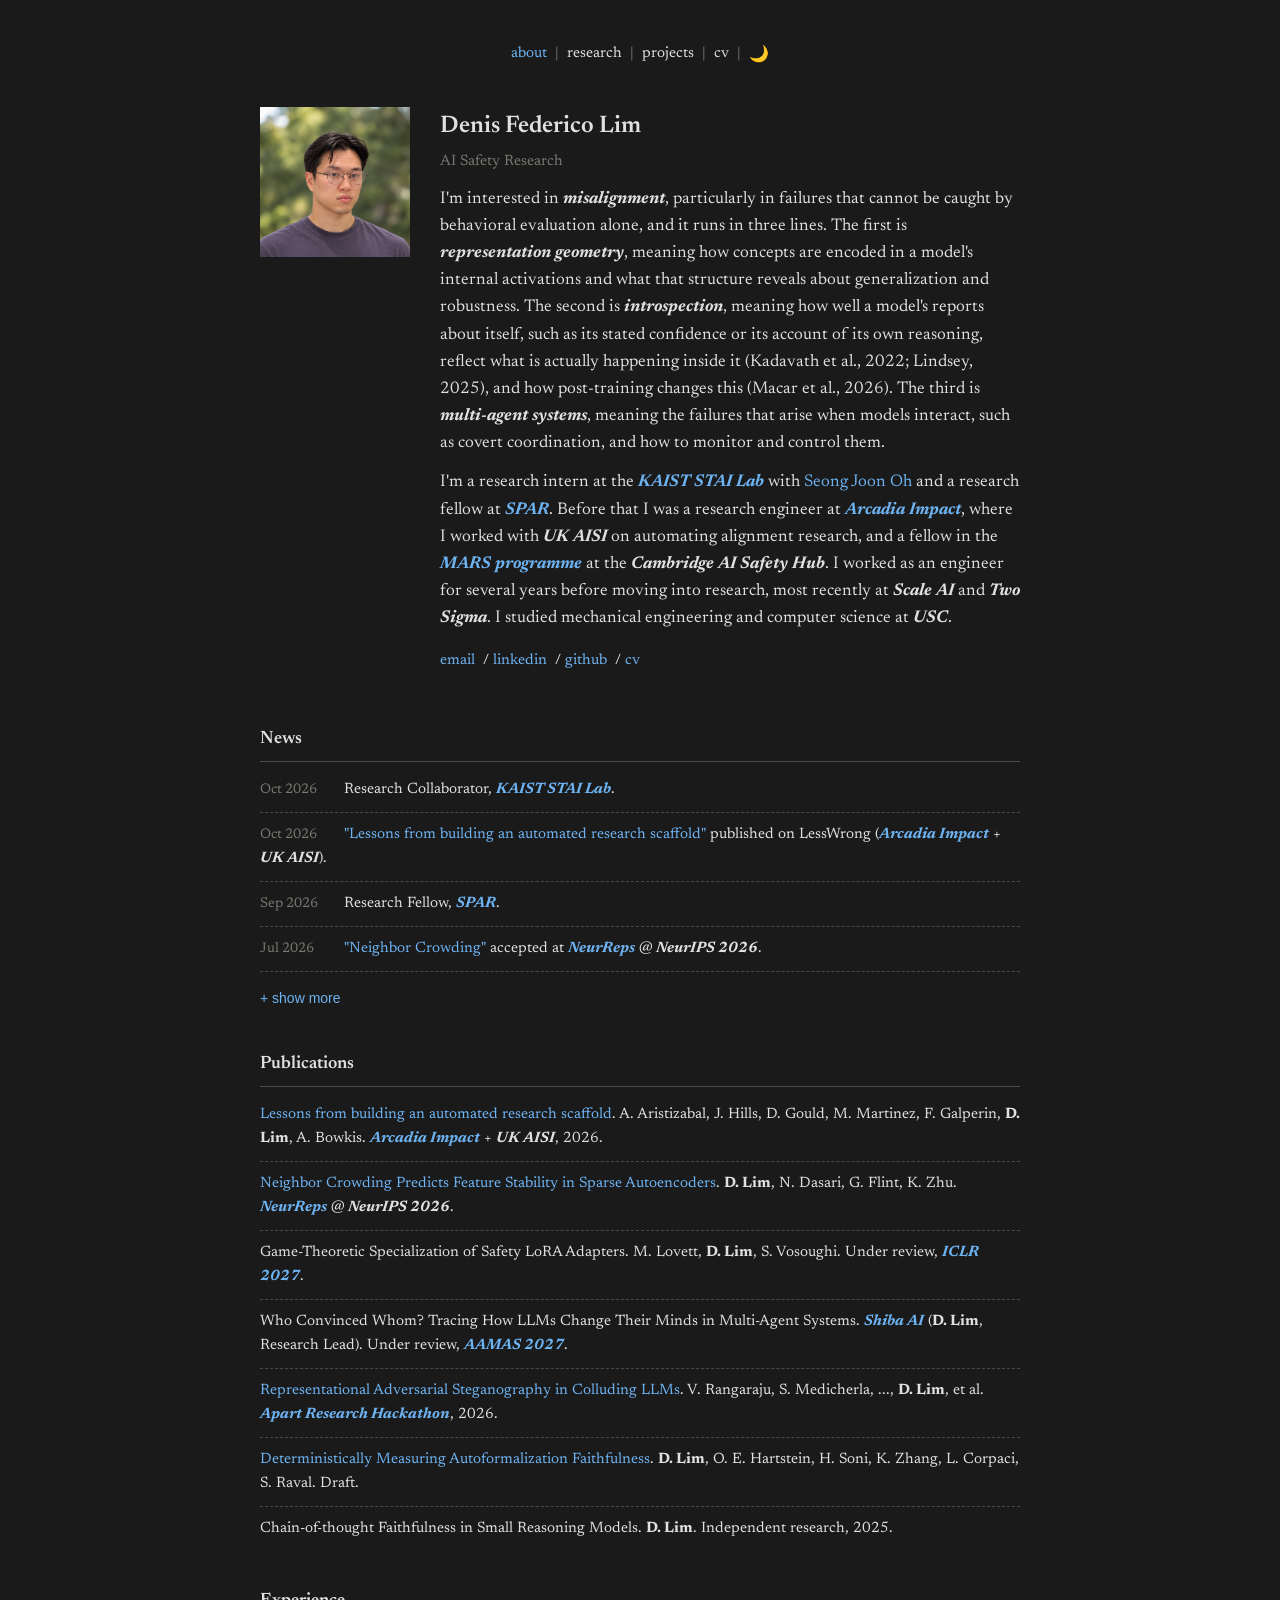
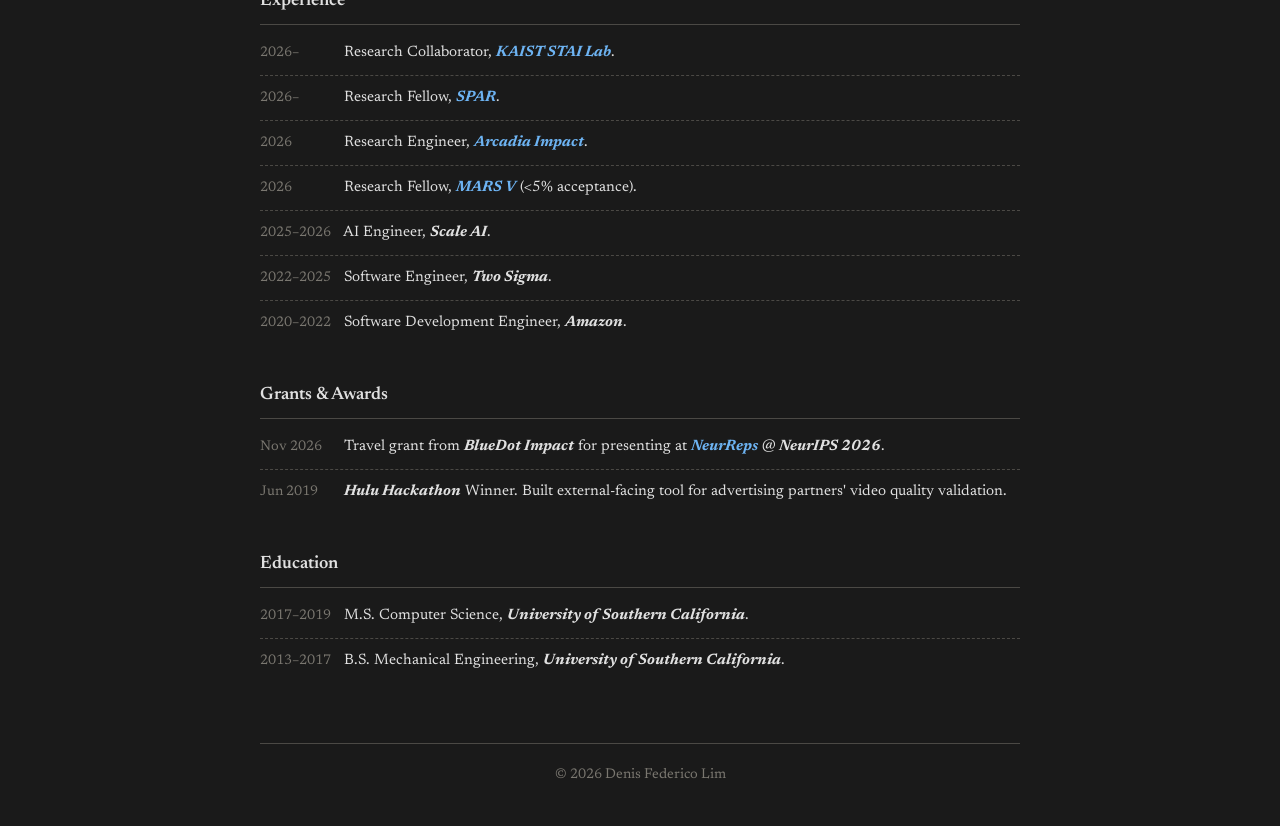
<file: index.html>
<!DOCTYPE html>
<html lang="en">
<head>
    <meta charset="UTF-8">
    <meta name="viewport" content="width=device-width, initial-scale=1.0">
    <title>Denis Federico Lim</title>
    <link rel="preconnect" href="https://fonts.googleapis.com">
    <link rel="preconnect" href="https://fonts.gstatic.com" crossorigin>
    <link href="https://fonts.googleapis.com/css2?family=Newsreader:ital,wght@0,400;0,500;0,600;1,400;1,500;1,600&display=swap" rel="stylesheet">
    <link rel="stylesheet" href="styles.css">
    <script>
        (function() {
            const savedTheme = localStorage.getItem('theme') || 'dark';
            document.documentElement.setAttribute('data-theme', savedTheme);
        })();
    </script>
</head>
<body>
    <div class="wrapper">
        <nav>
            <div class="nav-links">
                <a href="index.html" class="active">about</a>
                <span class="nav-sep">|</span>
                <a href="research.html">research</a>
                <span class="nav-sep">|</span>
                <a href="projects.html">projects</a>
                <span class="nav-sep">|</span>
                <a href="denis_resume_2026_updated.pdf">cv</a>
                <span class="nav-sep">|</span>
                <button class="theme-toggle" onclick="toggleTheme()" aria-label="Toggle dark mode">🌙</button>
            </div>
        </nav>

        <main>
            <section class="hero">
                <div class="hero-image">
                    <img src="images/profile.jpg" alt="Denis Federico Lim">
                </div>
                <div class="hero-content">
                    <h1>Denis Federico Lim</h1>
                    <p class="tagline">AI Safety Research</p>

                    <p>I'm interested in <strong><em>misalignment</em></strong>, particularly in failures that cannot be caught by behavioral evaluation alone, and it runs in three lines. The first is <strong><em>representation geometry</em></strong>, meaning how concepts are encoded in a model's internal activations and what that structure reveals about generalization and robustness. The second is <strong><em>introspection</em></strong>, meaning how well a model's reports about itself, such as its stated confidence or its account of its own reasoning, reflect what is actually happening inside it (Kadavath et al., 2022; Lindsey, 2025), and how post-training changes this (Macar et al., 2026). The third is <strong><em>multi-agent systems</em></strong>, meaning the failures that arise when models interact, such as covert coordination, and how to monitor and control them.</p>

                    <p>I'm a research intern at the <a href="https://stai-lab.org/"><strong><em>KAIST STAI Lab</em></strong></a> with <a href="https://coallaoh.github.io/">Seong Joon Oh</a> and a research fellow at <a href="https://sparai.org/"><strong><em>SPAR</em></strong></a>. Before that I was a research engineer at <a href="https://www.arcadiaimpact.org/alignment-research"><strong><em>Arcadia Impact</em></strong></a>, where I worked with <strong><em>UK AISI</em></strong> on automating alignment research, and a fellow in the <a href="https://caish.org/mars"><strong><em>MARS programme</em></strong></a> at the <strong><em>Cambridge AI Safety Hub</em></strong>. I worked as an engineer for several years before moving into research, most recently at <strong><em>Scale AI</em></strong> and <strong><em>Two Sigma</em></strong>. I studied mechanical engineering and computer science at <strong><em>USC</em></strong>.</p>

                    <p class="contact-links">
                        <a href="mailto:denislim95@gmail.com">email</a> /
                        <a href="https://linkedin.com/in/denis-manuel-lim">linkedin</a> /
                        <a href="https://github.com/DenisLim95">github</a> /
                        <a href="denis_resume_2026_updated.pdf">cv</a>
                    </p>
                </div>
            </section>

            <section class="news">
                <h2>News</h2>
                <ul class="news-list" id="news-list">
                    <li><span class="news-date">Oct 2026</span> Research Collaborator, <a href="https://stai-lab.org/"><strong><em>KAIST STAI Lab</em></strong></a>.</li>
                    <li><span class="news-date">Oct 2026</span> <a href="https://www.lesswrong.com/posts/zGaQ3SS9C6So9NXFg">"Lessons from building an automated research scaffold"</a> published on LessWrong (<a href="https://www.arcadiaimpact.org/alignment-research"><strong><em>Arcadia Impact</em></strong></a> + <strong><em>UK AISI</em></strong>).</li>
                    <li><span class="news-date">Sep 2026</span> Research Fellow, <a href="https://sparai.org/"><strong><em>SPAR</em></strong></a>.</li>
                    <li><span class="news-date">Jul 2026</span> <a href="https://drive.google.com/file/d/1_dhscuXvIvLNLIkpLEj75Ks6DjKdy6IP/view">"Neighbor Crowding"</a> accepted at <a href="https://neurreps.org/"><strong><em>NeurReps</em></strong></a> @ <strong><em>NeurIPS 2026</em></strong>.</li>
                    <li class="news-hidden"><span class="news-date">Jul 2026</span> Research Engineer, <a href="https://www.arcadiaimpact.org/alignment-research"><strong><em>Arcadia Impact</em></strong></a>.</li>
                    <li class="news-hidden"><span class="news-date">Jun 2026</span> <a href="https://caish.org/mars"><strong><em>MARS V</em></strong></a> Fellow (&lt;5% acceptance).</li>
                    <li class="news-hidden"><span class="news-date">Mar 2026</span> <a href="https://apartresearch.com/sprints/projects/hidden-in-plain-sight-representational-adversarial-steganography-in-colluding-llms-sekh">"Representational Adversarial Steganography"</a> at <a href="https://apartresearch.com/sprints/ai-control-hackathon-2026-03-20-to-2026-03-22"><strong><em>Apart Research Hackathon</em></strong></a>.</li>
                </ul>
                <button class="news-toggle" onclick="toggleNews()">+ show more</button>
            </section>

            <section class="publications">
                <h2>Publications</h2>
                <ul class="news-list">
                    <li><a href="https://www.lesswrong.com/posts/zGaQ3SS9C6So9NXFg">Lessons from building an automated research scaffold</a>. A. Aristizabal, J. Hills, D. Gould, M. Martinez, F. Galperin, <strong>D. Lim</strong>, A. Bowkis. <a href="https://www.arcadiaimpact.org/alignment-research"><strong><em>Arcadia Impact</em></strong></a> + <strong><em>UK AISI</em></strong>, 2026.</li>
                    <li><a href="https://drive.google.com/file/d/1_dhscuXvIvLNLIkpLEj75Ks6DjKdy6IP/view">Neighbor Crowding Predicts Feature Stability in Sparse Autoencoders</a>. <strong>D. Lim</strong>, N. Dasari, G. Flint, K. Zhu. <a href="https://neurreps.org/"><strong><em>NeurReps</em></strong></a> @ <strong><em>NeurIPS 2026</em></strong>.</li>
                    <li>Game-Theoretic Specialization of Safety LoRA Adapters. M. Lovett, <strong>D. Lim</strong>, S. Vosoughi. Under review, <a href="https://iclr.cc/"><strong><em>ICLR 2027</em></strong></a>.</li>
                    <li>Who Convinced Whom? Tracing How LLMs Change Their Minds in Multi-Agent Systems. <a href="https://www.shiba-ai.jp/"><strong><em>Shiba AI</em></strong></a> (<strong>D. Lim</strong>, Research Lead). Under review, <a href="https://warwick.ac.uk/fac/sci/dcs/aamas2027/"><strong><em>AAMAS 2027</em></strong></a>.</li>
                    <li><a href="https://apartresearch.com/sprints/projects/hidden-in-plain-sight-representational-adversarial-steganography-in-colluding-llms-sekh">Representational Adversarial Steganography in Colluding LLMs</a>. V. Rangaraju, S. Medicherla, ..., <strong>D. Lim</strong>, et al. <a href="https://apartresearch.com/sprints/ai-control-hackathon-2026-03-20-to-2026-03-22"><strong><em>Apart Research Hackathon</em></strong></a>, 2026.</li>
                    <li><a href="https://drive.google.com/file/d/151IKysFXfL_mruWs2_KWuF8MXt9a29hu/view">Deterministically Measuring Autoformalization Faithfulness</a>. <strong>D. Lim</strong>, O. E. Hartstein, H. Soni, K. Zhang, L. Corpaci, S. Raval. Draft.</li>
                    <li>Chain-of-thought Faithfulness in Small Reasoning Models. <strong>D. Lim</strong>. Independent research, 2025.</li>
                </ul>
            </section>

            <section class="experience">
                <h2>Experience</h2>
                <ul class="news-list">
                    <li><span class="news-date">2026–</span> Research Collaborator, <a href="https://stai-lab.org/"><strong><em>KAIST STAI Lab</em></strong></a>.</li>
                    <li><span class="news-date">2026–</span> Research Fellow, <a href="https://sparai.org/"><strong><em>SPAR</em></strong></a>.</li>
                    <li><span class="news-date">2026</span> Research Engineer, <a href="https://www.arcadiaimpact.org/alignment-research"><strong><em>Arcadia Impact</em></strong></a>.</li>
                    <li><span class="news-date">2026</span> Research Fellow, <a href="https://caish.org/mars"><strong><em>MARS V</em></strong></a> (&lt;5% acceptance).</li>
                    <li><span class="news-date">2025–2026</span> AI Engineer, <strong><em>Scale AI</em></strong>.</li>
                    <li><span class="news-date">2022–2025</span> Software Engineer, <strong><em>Two Sigma</em></strong>.</li>
                    <li><span class="news-date">2020–2022</span> Software Development Engineer, <strong><em>Amazon</em></strong>.</li>
                </ul>
            </section>

            <section class="awards">
                <h2>Grants & Awards</h2>
                <ul class="news-list">
                    <li><span class="news-date">Nov 2026</span> Travel grant from <strong><em>BlueDot Impact</em></strong> for presenting at <a href="https://neurreps.org/"><strong><em>NeurReps</em></strong></a> @ <strong><em>NeurIPS 2026</em></strong>.</li>
                    <li><span class="news-date">Jun 2019</span> <strong><em>Hulu Hackathon</em></strong> Winner. Built external-facing tool for advertising partners' video quality validation.</li>
                </ul>
            </section>

            <section class="education">
                <h2>Education</h2>
                <ul class="news-list">
                    <li><span class="news-date">2017–2019</span> M.S. Computer Science, <strong><em>University of Southern California</em></strong>.</li>
                    <li><span class="news-date">2013–2017</span> B.S. Mechanical Engineering, <strong><em>University of Southern California</em></strong>.</li>
                </ul>
            </section>
        </main>

        <footer>
            <p>© 2026 Denis Federico Lim</p>
        </footer>
    </div>

    <script>
        function toggleTheme() {
            const root = document.documentElement;
            const currentTheme = root.getAttribute('data-theme');
            const newTheme = currentTheme === 'dark' ? 'light' : 'dark';
            root.setAttribute('data-theme', newTheme);
            localStorage.setItem('theme', newTheme);
            updateToggleButton(newTheme);
        }

        function updateToggleButton(theme) {
            const button = document.querySelector('.theme-toggle');
            if (button) button.textContent = theme === 'dark' ? '🌙' : '☀️';
        }

        function toggleNews() {
            const hiddenItems = document.querySelectorAll('.news-hidden');
            const button = document.querySelector('.news-toggle');
            const isHidden = hiddenItems[0].style.display !== 'list-item';

            hiddenItems.forEach(item => {
                item.style.display = isHidden ? 'list-item' : 'none';
            });
            button.textContent = isHidden ? '- show less' : '+ show more';
        }

        document.addEventListener('DOMContentLoaded', function() {
            const savedTheme = localStorage.getItem('theme') || 'dark';
            updateToggleButton(savedTheme);
        });
    </script>
</body>
</html>
</file>
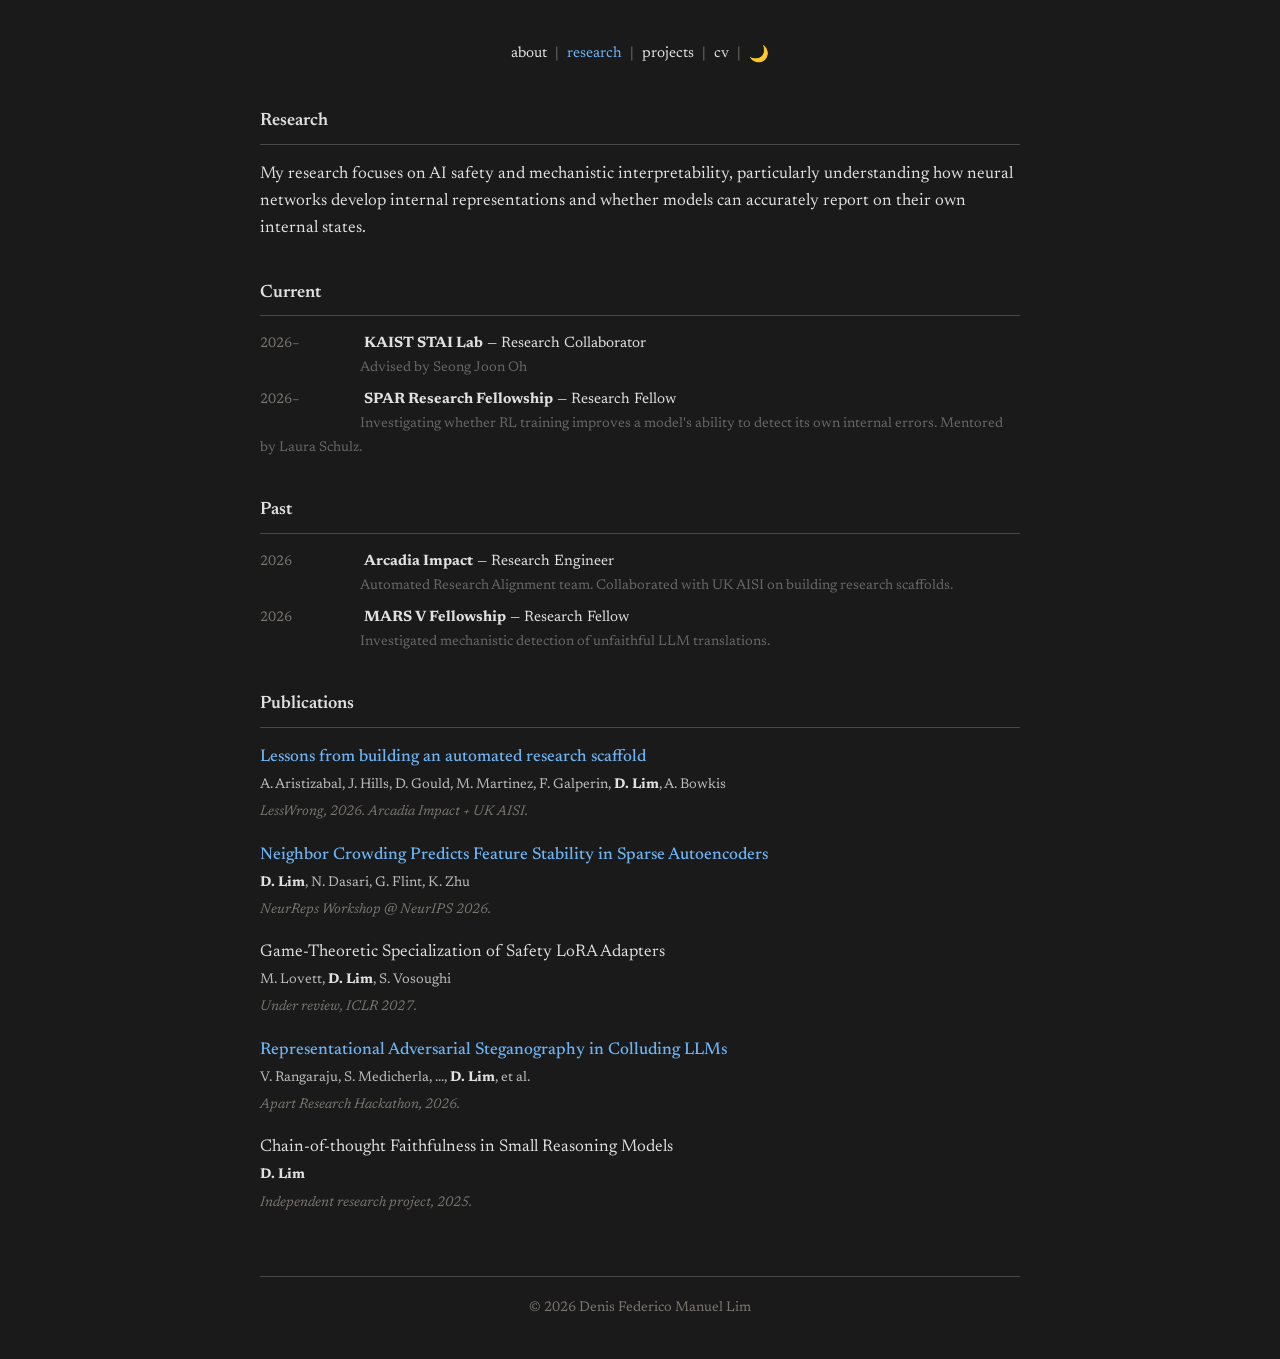
<file: research.html>
<!DOCTYPE html>
<html lang="en">
<head>
    <meta charset="UTF-8">
    <meta name="viewport" content="width=device-width, initial-scale=1.0">
    <title>Research | Denis Federico Manuel Lim</title>
    <link rel="preconnect" href="https://fonts.googleapis.com">
    <link rel="preconnect" href="https://fonts.gstatic.com" crossorigin>
    <link href="https://fonts.googleapis.com/css2?family=Newsreader:ital,wght@0,400;0,500;0,600;1,400;1,500;1,600&display=swap" rel="stylesheet">
    <link rel="stylesheet" href="styles.css">
    <script>
        (function() {
            const savedTheme = localStorage.getItem('theme') || 'dark';
            document.documentElement.setAttribute('data-theme', savedTheme);
        })();
    </script>
</head>
<body>
    <div class="wrapper">
        <nav>
            <div class="nav-links">
                <a href="index.html">about</a>
                <span class="nav-sep">|</span>
                <a href="research.html" class="active">research</a>
                <span class="nav-sep">|</span>
                <a href="projects.html">projects</a>
                <span class="nav-sep">|</span>
                <a href="denis_resume_2026_updated.pdf">cv</a>
                <span class="nav-sep">|</span>
                <button class="theme-toggle" onclick="toggleTheme()" aria-label="Toggle dark mode">🌙</button>
            </div>
        </nav>

        <main>
            <section>
                <h2>Research</h2>
                <p>My research focuses on AI safety and mechanistic interpretability, particularly understanding how neural networks develop internal representations and whether models can accurately report on their own internal states.</p>
            </section>

            <section>
                <h2>Current</h2>
                <ul class="exp-list">
                    <li>
                        <span class="exp-date">2026–</span>
                        <strong>KAIST STAI Lab</strong> — Research Collaborator<br>
                        <span style="margin-left: 100px; color: #666; font-size: 14px;">Advised by Seong Joon Oh</span>
                    </li>
                    <li>
                        <span class="exp-date">2026–</span>
                        <strong>SPAR Research Fellowship</strong> — Research Fellow<br>
                        <span style="margin-left: 100px; color: #666; font-size: 14px;">Investigating whether RL training improves a model's ability to detect its own internal errors. Mentored by Laura Schulz.</span>
                    </li>
                </ul>
            </section>

            <section>
                <h2>Past</h2>
                <ul class="exp-list">
                    <li>
                        <span class="exp-date">2026</span>
                        <strong>Arcadia Impact</strong> — Research Engineer<br>
                        <span style="margin-left: 100px; color: #666; font-size: 14px;">Automated Research Alignment team. Collaborated with UK AISI on building research scaffolds.</span>
                    </li>
                    <li>
                        <span class="exp-date">2026</span>
                        <strong>MARS V Fellowship</strong> — Research Fellow<br>
                        <span style="margin-left: 100px; color: #666; font-size: 14px;">Investigated mechanistic detection of unfaithful LLM translations.</span>
                    </li>
                </ul>
            </section>

            <section>
                <h2>Publications</h2>
                <ul class="pub-list">
                    <li>
                        <a href="https://www.lesswrong.com/posts/zGaQ3SS9C6So9NXFg">Lessons from building an automated research scaffold</a><br>
                        <span class="pub-authors">A. Aristizabal, J. Hills, D. Gould, M. Martinez, F. Galperin, <strong>D. Lim</strong>, A. Bowkis</span><br>
                        <span class="pub-venue">LessWrong, 2026. Arcadia Impact + UK AISI.</span>
                    </li>
                    <li>
                        <a href="https://drive.google.com/file/d/1_dhscuXvIvLNLIkpLEj75Ks6DjKdy6IP/view">Neighbor Crowding Predicts Feature Stability in Sparse Autoencoders</a><br>
                        <span class="pub-authors"><strong>D. Lim</strong>, N. Dasari, G. Flint, K. Zhu</span><br>
                        <span class="pub-venue">NeurReps Workshop @ NeurIPS 2026.</span>
                    </li>
                    <li>
                        Game-Theoretic Specialization of Safety LoRA Adapters<br>
                        <span class="pub-authors">M. Lovett, <strong>D. Lim</strong>, S. Vosoughi</span><br>
                        <span class="pub-venue">Under review, ICLR 2027.</span>
                    </li>
                    <li>
                        <a href="https://apartresearch.com/sprints/projects/hidden-in-plain-sight-representational-adversarial-steganography-in-colluding-llms-sekh">Representational Adversarial Steganography in Colluding LLMs</a><br>
                        <span class="pub-authors">V. Rangaraju, S. Medicherla, ..., <strong>D. Lim</strong>, et al.</span><br>
                        <span class="pub-venue">Apart Research Hackathon, 2026.</span>
                    </li>
                    <li>
                        Chain-of-thought Faithfulness in Small Reasoning Models<br>
                        <span class="pub-authors"><strong>D. Lim</strong></span><br>
                        <span class="pub-venue">Independent research project, 2025.</span>
                    </li>
                </ul>
            </section>
        </main>

        <footer>
            <p>© 2026 Denis Federico Manuel Lim</p>
        </footer>
    </div>

    <script>
        function toggleTheme() {
            const root = document.documentElement;
            const currentTheme = root.getAttribute('data-theme');
            const newTheme = currentTheme === 'dark' ? 'light' : 'dark';
            root.setAttribute('data-theme', newTheme);
            localStorage.setItem('theme', newTheme);
            updateToggleButton(newTheme);
        }

        function updateToggleButton(theme) {
            const button = document.querySelector('.theme-toggle');
            if (button) button.textContent = theme === 'dark' ? '🌙' : '☀️';
        }

        document.addEventListener('DOMContentLoaded', function() {
            const savedTheme = localStorage.getItem('theme') || 'dark';
            updateToggleButton(savedTheme);
        });
    </script>
</body>
</html>
</file>
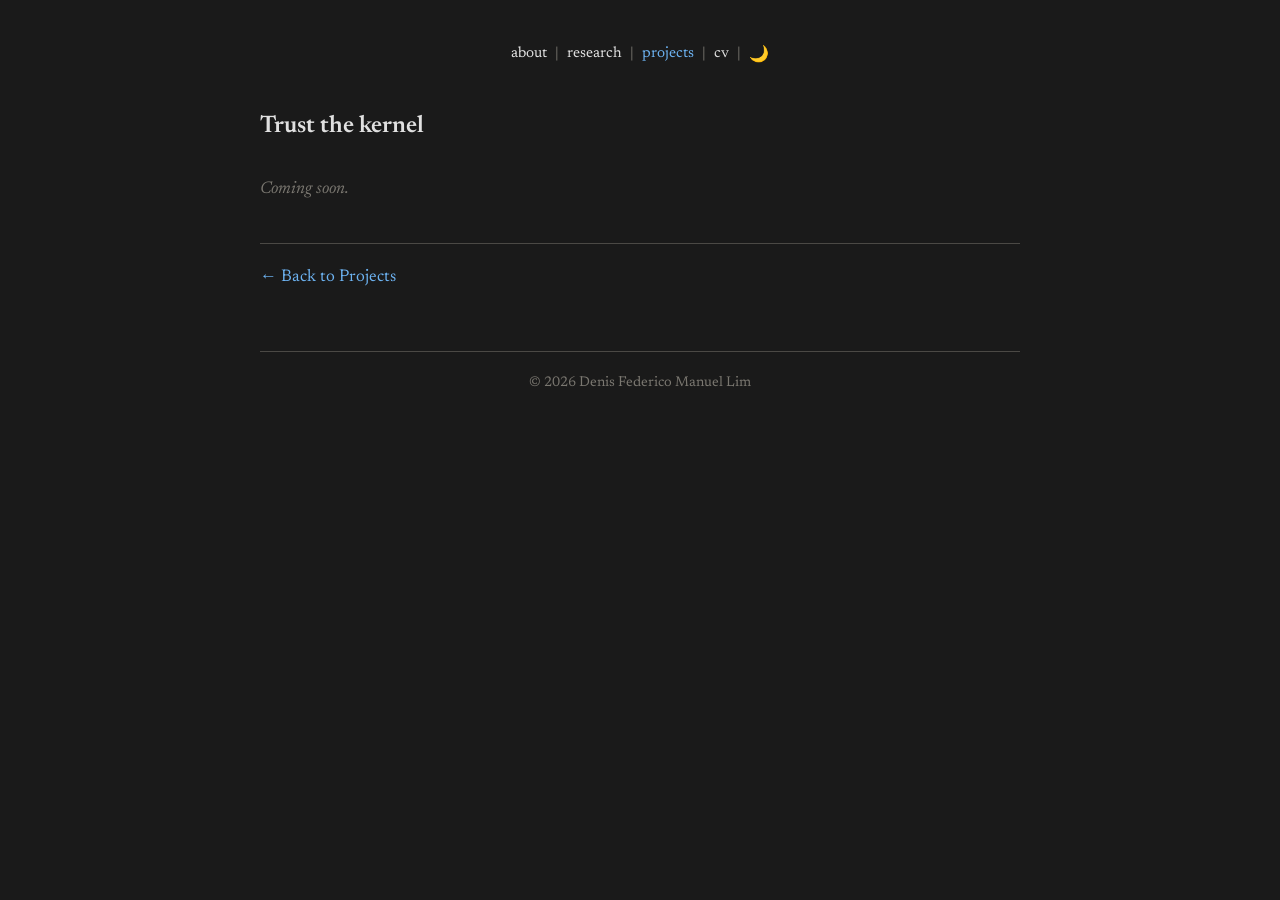
<file: projects/trust-the-kernel.html>
<!DOCTYPE html>
<html lang="en">
<head>
    <meta charset="UTF-8">
    <meta name="viewport" content="width=device-width, initial-scale=1.0">
    <title>Trust the kernel | Denis Federico Manuel Lim</title>
    <link rel="preconnect" href="https://fonts.googleapis.com">
    <link rel="preconnect" href="https://fonts.gstatic.com" crossorigin>
    <link href="https://fonts.googleapis.com/css2?family=Newsreader:ital,wght@0,400;0,500;0,600;1,400;1,500;1,600&display=swap" rel="stylesheet">
    <link rel="stylesheet" href="../styles.css">
    <script>
        (function() {
            const savedTheme = localStorage.getItem('theme') || 'dark';
            document.documentElement.setAttribute('data-theme', savedTheme);
        })();
    </script>
</head>
<body>
    <div class="wrapper">
        <nav>
            <div class="nav-links">
                <a href="../index.html">about</a>
                <span class="nav-sep">|</span>
                <a href="../research.html">research</a>
                <span class="nav-sep">|</span>
                <a href="../projects.html" class="active">projects</a>
                <span class="nav-sep">|</span>
                <a href="../denis_resume_2026_updated.pdf">cv</a>
                <span class="nav-sep">|</span>
                <button class="theme-toggle" onclick="toggleTheme()" aria-label="Toggle dark mode">🌙</button>
            </div>
        </nav>

        <main>
            <article class="blog-post">
                <header>
                    <h1>Trust the kernel</h1>
                </header>

                <p class="coming-soon">Coming soon.</p>

                <p class="back-link">
                    <a href="../projects.html">&larr; Back to Projects</a>
                </p>
            </article>
        </main>

        <footer>
            <p>© 2026 Denis Federico Manuel Lim</p>
        </footer>
    </div>

    <script>
        function toggleTheme() {
            const root = document.documentElement;
            const currentTheme = root.getAttribute('data-theme');
            const newTheme = currentTheme === 'dark' ? 'light' : 'dark';
            root.setAttribute('data-theme', newTheme);
            localStorage.setItem('theme', newTheme);
            updateToggleButton(newTheme);
        }

        function updateToggleButton(theme) {
            const button = document.querySelector('.theme-toggle');
            if (button) button.textContent = theme === 'dark' ? '🌙' : '☀️';
        }

        document.addEventListener('DOMContentLoaded', function() {
            const savedTheme = localStorage.getItem('theme') || 'dark';
            updateToggleButton(savedTheme);
        });
    </script>
</body>
</html>
</file>
<file: styles.css>
/* Reset */
* {
    margin: 0;
    padding: 0;
    box-sizing: border-box;
}

/* Base styles */
body {
    font-family: "Newsreader", "Iowan Old Style", "Palatino Linotype", Palatino, Georgia, serif;
    font-size: 17px;
    line-height: 1.6;
    color: #4b4945;
    background: #f5efe2;
    font-feature-settings: "kern", "liga", "onum";
    -webkit-font-smoothing: antialiased;
}

.wrapper {
    max-width: 800px;
    margin: 0 auto;
    padding: 40px 20px;
}

/* Links */
a {
    color: #6b2c20;
    text-decoration: none;
}

a:hover {
    text-decoration: underline;
}

/* Navigation */
nav {
    margin-bottom: 40px;
    text-align: center;
}

.nav-links {
    display: inline-flex;
    align-items: center;
    gap: 8px;
}

.nav-links a {
    color: #4b4945;
    font-size: 15px;
}

.nav-links a:hover,
.nav-links a.active {
    color: #6b2c20;
}

.nav-sep {
    color: #7a7770;
    font-size: 14px;
}

.theme-toggle {
    background: none;
    border: none;
    cursor: pointer;
    font-size: 16px;
    padding: 0;
    line-height: 1;
}

/* Hero section */
.hero {
    display: flex;
    gap: 30px;
    margin-bottom: 40px;
}

.hero-image {
    flex-shrink: 0;
}

.hero-image img {
    width: 150px;
    height: 150px;
    object-fit: cover;
}

.hero-content h1 {
    font-size: 24px;
    font-weight: 600;
    margin-bottom: 4px;
    color: #4b4945;
}

.tagline {
    color: #7a7770;
    font-size: 15px;
    margin-bottom: 16px;
}

.hero-content p {
    margin-bottom: 12px;
}

.hero-content em {
    font-style: italic;
}

.contact-links {
    margin-top: 16px;
    font-size: 15px;
}

.contact-links a {
    margin-right: 4px;
}

/* Sections */
section {
    margin-bottom: 36px;
}

h2 {
    font-size: 18px;
    font-weight: 600;
    margin-bottom: 16px;
    color: #4b4945;
    border-bottom: 1px solid #dccfb3;
    padding-bottom: 8px;
}

/* News section */
.news-list {
    list-style: none;
}

.news-list li {
    padding-bottom: 10px;
    margin-bottom: 10px;
    font-size: 15px;
    border-bottom: 1px dashed #dccfb3;
}

.news-list li:last-child {
    border-bottom: none;
}

.news-hidden {
    display: none;
}

.news-date {
    display: inline-block;
    width: 80px;
    color: #7a7770;
    font-size: 14px;
}

.news-toggle {
    background: none;
    border: none;
    color: #6b2c20;
    cursor: pointer;
    font-size: 14px;
    padding: 0;
    margin-top: 8px;
}

.news-toggle:hover {
    text-decoration: underline;
}

/* Publications */
.pub-list {
    list-style: none;
}

.pub-list li {
    margin-bottom: 16px;
}

.pub-list a {
    font-weight: 500;
}

.pub-authors {
    color: #7a7770;
    font-size: 14px;
}

.pub-authors strong {
    color: #4b4945;
}

.pub-venue {
    color: #7a7770;
    font-size: 14px;
    font-style: italic;
}

/* Experience & Education */
.exp-list,
.edu-list {
    list-style: none;
}

.exp-list li,
.edu-list li {
    margin-bottom: 8px;
    font-size: 15px;
}

.exp-date,
.edu-date {
    display: inline-block;
    width: 100px;
    color: #7a7770;
    font-size: 14px;
}

/* Footer */
footer {
    margin-top: 60px;
    padding-top: 20px;
    border-top: 1px solid #dccfb3;
    text-align: center;
    color: #7a7770;
    font-size: 14px;
}

/* Responsive */
@media (max-width: 600px) {
    .hero {
        flex-direction: column;
        align-items: center;
        text-align: center;
    }

    .hero-content h1 {
        font-size: 22px;
    }

    .news-date,
    .exp-date,
    .edu-date {
        display: block;
        margin-bottom: 2px;
    }
}

/* Dark mode */
html[data-theme="dark"] body {
    background: #1a1a1a;
    color: #e0e0e0;
}

html[data-theme="dark"] a {
    color: #6db3f2;
}

html[data-theme="dark"] .nav-links a {
    color: #e0e0e0;
}

html[data-theme="dark"] .nav-links a:hover,
html[data-theme="dark"] .nav-links a.active {
    color: #6db3f2;
}

html[data-theme="dark"] .nav-sep {
    color: #7a7770;
}

html[data-theme="dark"] .hero-content h1,
html[data-theme="dark"] h2 {
    color: #e0e0e0;
}

html[data-theme="dark"] h2 {
    border-bottom-color: #4b4945;
}

html[data-theme="dark"] .tagline {
    color: #7a7770;
}

html[data-theme="dark"] .news-date,
html[data-theme="dark"] .exp-date,
html[data-theme="dark"] .edu-date {
    color: #7a7770;
}

html[data-theme="dark"] .news-list li {
    border-bottom-color: #4b4945;
}

html[data-theme="dark"] .news-toggle {
    color: #6db3f2;
}

html[data-theme="dark"] .pub-authors {
    color: #bbb;
}

html[data-theme="dark"] .pub-authors strong {
    color: #e0e0e0;
}

html[data-theme="dark"] .pub-venue {
    color: #7a7770;
}

html[data-theme="dark"] footer {
    border-top-color: #4b4945;
    color: #7a7770;
}

/* Projects page styles */
.projects-page section {
    margin-left: 0;
}

.projects-grid {
    display: grid;
    grid-template-columns: repeat(auto-fill, minmax(280px, 1fr));
    gap: 24px;
}

.project-card {
    display: block;
    text-decoration: none;
    color: inherit;
}

.project-card:hover {
    text-decoration: none;
}

.project-card-image {
    aspect-ratio: 16 / 10;
    background: #ece4cf;
    border: 1px solid #dccfb3;
    overflow: hidden;
    margin-bottom: 10px;
    border-radius: 4px;
}

html[data-theme="dark"] .project-card-image {
    background: #2a2a2a;
    border-color: #4b4945;
}

.project-card-image img {
    width: 100%;
    height: 100%;
    object-fit: cover;
}

.project-card-image.placeholder {
    display: flex;
    align-items: center;
    justify-content: center;
    color: #7a7770;
    font-size: 14px;
}

.project-card-image.placeholder::after {
    content: "Coming soon";
}

.project-card-title {
    font-size: 15px;
    font-weight: 500;
    color: #4b4945;
    margin: 0;
}

html[data-theme="dark"] .project-card-title {
    color: #e0e0e0;
}

.project-card:hover .project-card-title {
    color: #6b2c20;
}

html[data-theme="dark"] .project-card:hover .project-card-title {
    color: #6db3f2;
}

/* Blog post styles */
.blog-post {
    max-width: 100%;
}

.blog-post header {
    margin-bottom: 30px;
}

.blog-post h1 {
    font-size: 24px;
    font-weight: 600;
    margin-bottom: 8px;
}

.post-meta {
    color: #7a7770;
    font-size: 14px;
}

html[data-theme="dark"] .post-meta {
    color: #7a7770;
}

.post-links {
    margin-top: 8px;
    font-size: 14px;
}

.blog-post section {
    margin-bottom: 28px;
}

.blog-post h2 {
    font-size: 18px;
    margin-top: 28px;
    margin-bottom: 12px;
}

.blog-post h3 {
    font-size: 16px;
    font-weight: 500;
    color: #4b4945;
    margin-top: 20px;
    margin-bottom: 10px;
}

html[data-theme="dark"] .blog-post h3 {
    color: #e0e0e0;
}

.blog-post p {
    margin-bottom: 14px;
}

.blog-post ul {
    margin-bottom: 14px;
    padding-left: 20px;
}

.blog-post li {
    margin-bottom: 6px;
}

.blog-post table {
    width: 100%;
    border-collapse: collapse;
    margin-bottom: 16px;
    font-size: 14px;
}

.blog-post th,
.blog-post td {
    padding: 8px 12px;
    text-align: left;
    border-bottom: 1px solid #dccfb3;
}

html[data-theme="dark"] .blog-post th,
html[data-theme="dark"] .blog-post td {
    border-bottom-color: #4b4945;
}

.blog-post th {
    font-weight: 500;
}

.blog-post code {
    font-family: "SF Mono", Monaco, monospace;
    background: #ece4cf;
    padding: 2px 5px;
    font-size: 14px;
    border-radius: 3px;
}

html[data-theme="dark"] .blog-post code {
    background: #2a2a2a;
}

.blog-post pre {
    background: #ece4cf;
    padding: 14px;
    overflow-x: auto;
    margin-bottom: 16px;
    border-radius: 4px;
}

html[data-theme="dark"] .blog-post pre {
    background: #2a2a2a;
}

.blog-post pre code {
    padding: 0;
    background: none;
}

.blog-post figure {
    margin: 20px 0;
}

.blog-post figure img {
    width: 100%;
    border-radius: 4px;
}

.blog-post figcaption {
    margin-top: 8px;
    font-size: 13px;
    color: #7a7770;
    text-align: center;
    font-style: italic;
}

html[data-theme="dark"] .blog-post figcaption {
    color: #7a7770;
}

.back-link {
    margin-top: 40px;
    padding-top: 20px;
    border-top: 1px solid #dccfb3;
}

html[data-theme="dark"] .back-link {
    border-top-color: #4b4945;
}

.coming-soon {
    color: #7a7770;
    font-style: italic;
}

.video-container {
    margin: 20px 0;
}

.video-container video {
    width: 100%;
    max-width: 100%;
    border-radius: 4px;
}
</file>
